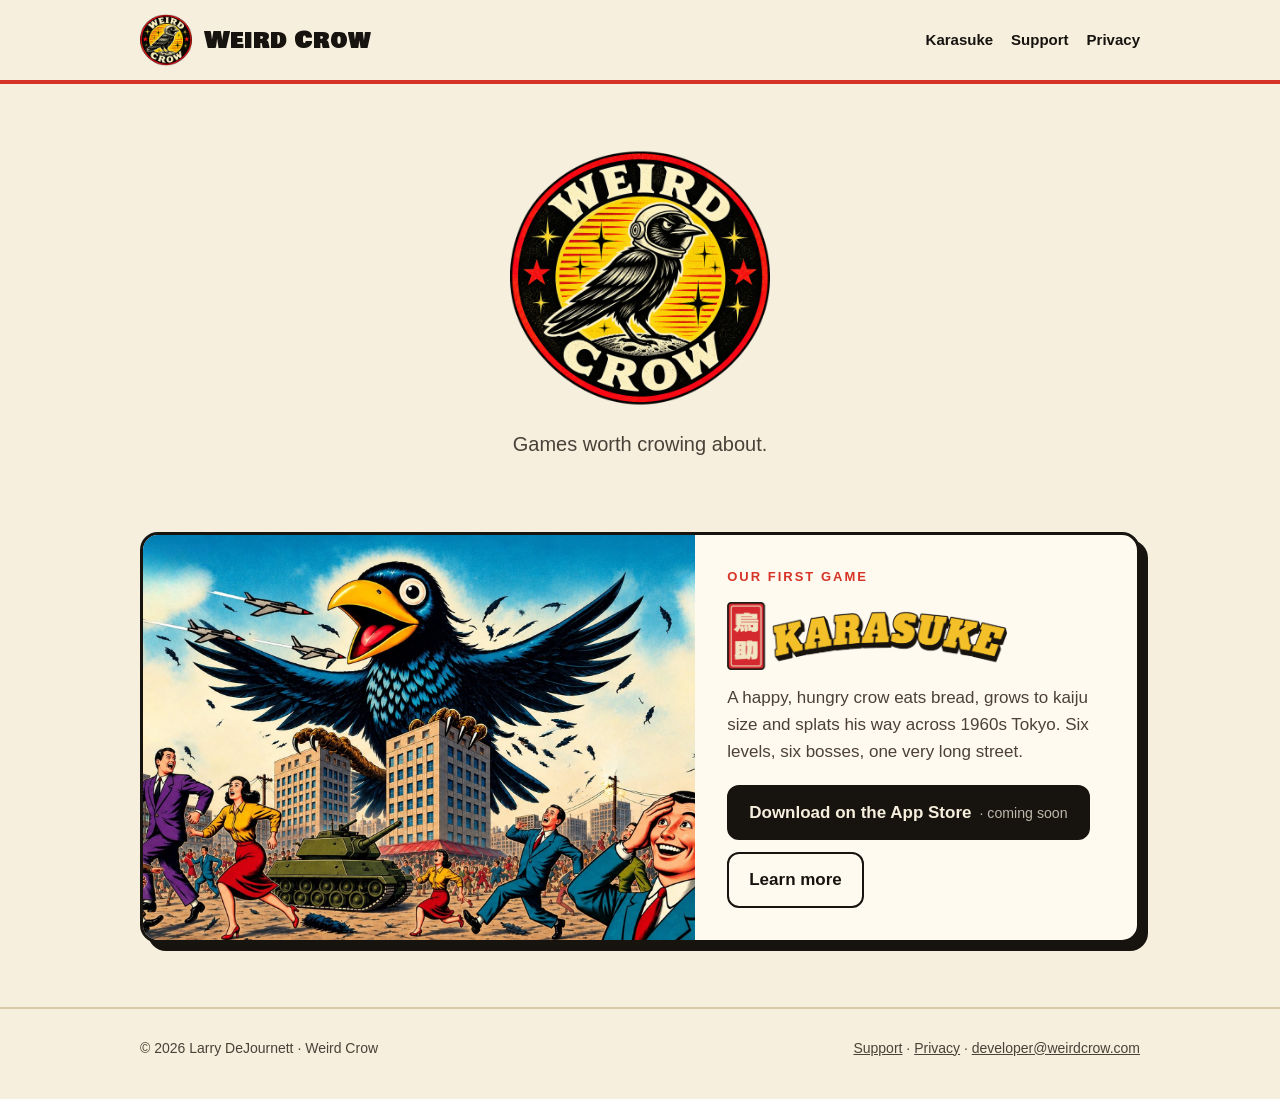
<file: index.html>
<!doctype html>
<html lang="en">
<head>
<meta charset="utf-8">
<meta name="viewport" content="width=device-width, initial-scale=1">
<title>Weird Crow</title>
<meta name="description" content="Weird Crow: games worth crowing about. Our first: Karasuke, a giant crow loose in 1960s Tokyo.">
<link rel="icon" href="/assets/favicon.png">
<link rel="apple-touch-icon" href="/assets/apple-touch-icon.png">
<meta property="og:title" content="Weird Crow">
<meta property="og:description" content="Weird Crow: games worth crowing about. Our first: Karasuke, a giant crow loose in 1960s Tokyo.">
<meta property="og:image" content="https://weirdcrow.com/assets/weirdcrow-logo-512.png">
<link rel="stylesheet" href="/assets/style.css?v=3">
</head>
<body>
<header class="top"><div class="wrap">
  <a class="brand" href="/"><img class="brand-logo" src="/assets/weirdcrow-logo-512.png" alt=""><span class="brand-name">Weird Crow</span></a>
  <nav class="nav"><a href="/karasuke/">Karasuke</a><a href="/karasuke/support/">Support</a><a href="/karasuke/privacy/">Privacy</a></nav>
</div></header>

<main class="wrap">
  <section class="hero">
    <h1 class="sr-only">Weird Crow</h1>
    <img class="logo-big" src="/assets/weirdcrow-logo.png" alt="Weird Crow" width="260" height="260">
    <p class="lead">Games worth crowing about.</p>
  </section>
  <section class="feature">
    <div class="feature-art"><img src="/assets/karasuke-painting.jpg" alt="A giant crow swoops over a panicking 1960s Tokyo street"></div>
    <div class="feature-body">
      <div class="kicker">Our first game</div>
      <img class="game-logo" src="/assets/karasuke-logo.png" alt="Karasuke">
      <p>A happy, hungry crow eats bread, grows to kaiju size and splats his way across 1960s Tokyo. Six levels, six bosses, one very long street.</p>
      <div class="btns"><a class="btn btn-primary" href="#" aria-disabled="true">Download on the App Store <small>&middot; coming soon</small></a><a class="btn" href="/karasuke/">Learn more</a></div>
    </div>
  </section>
</main>
<footer class="foot"><div class="wrap">
  <span>&copy; 2026 Larry DeJournett &middot; Weird Crow</span>
  <span><a href="/karasuke/support/">Support</a> &middot; <a href="/karasuke/privacy/">Privacy</a> &middot; <a href="mailto:developer@weirdcrow.com">developer@weirdcrow.com</a></span>
</div></footer>
</body>
</html>
</file>
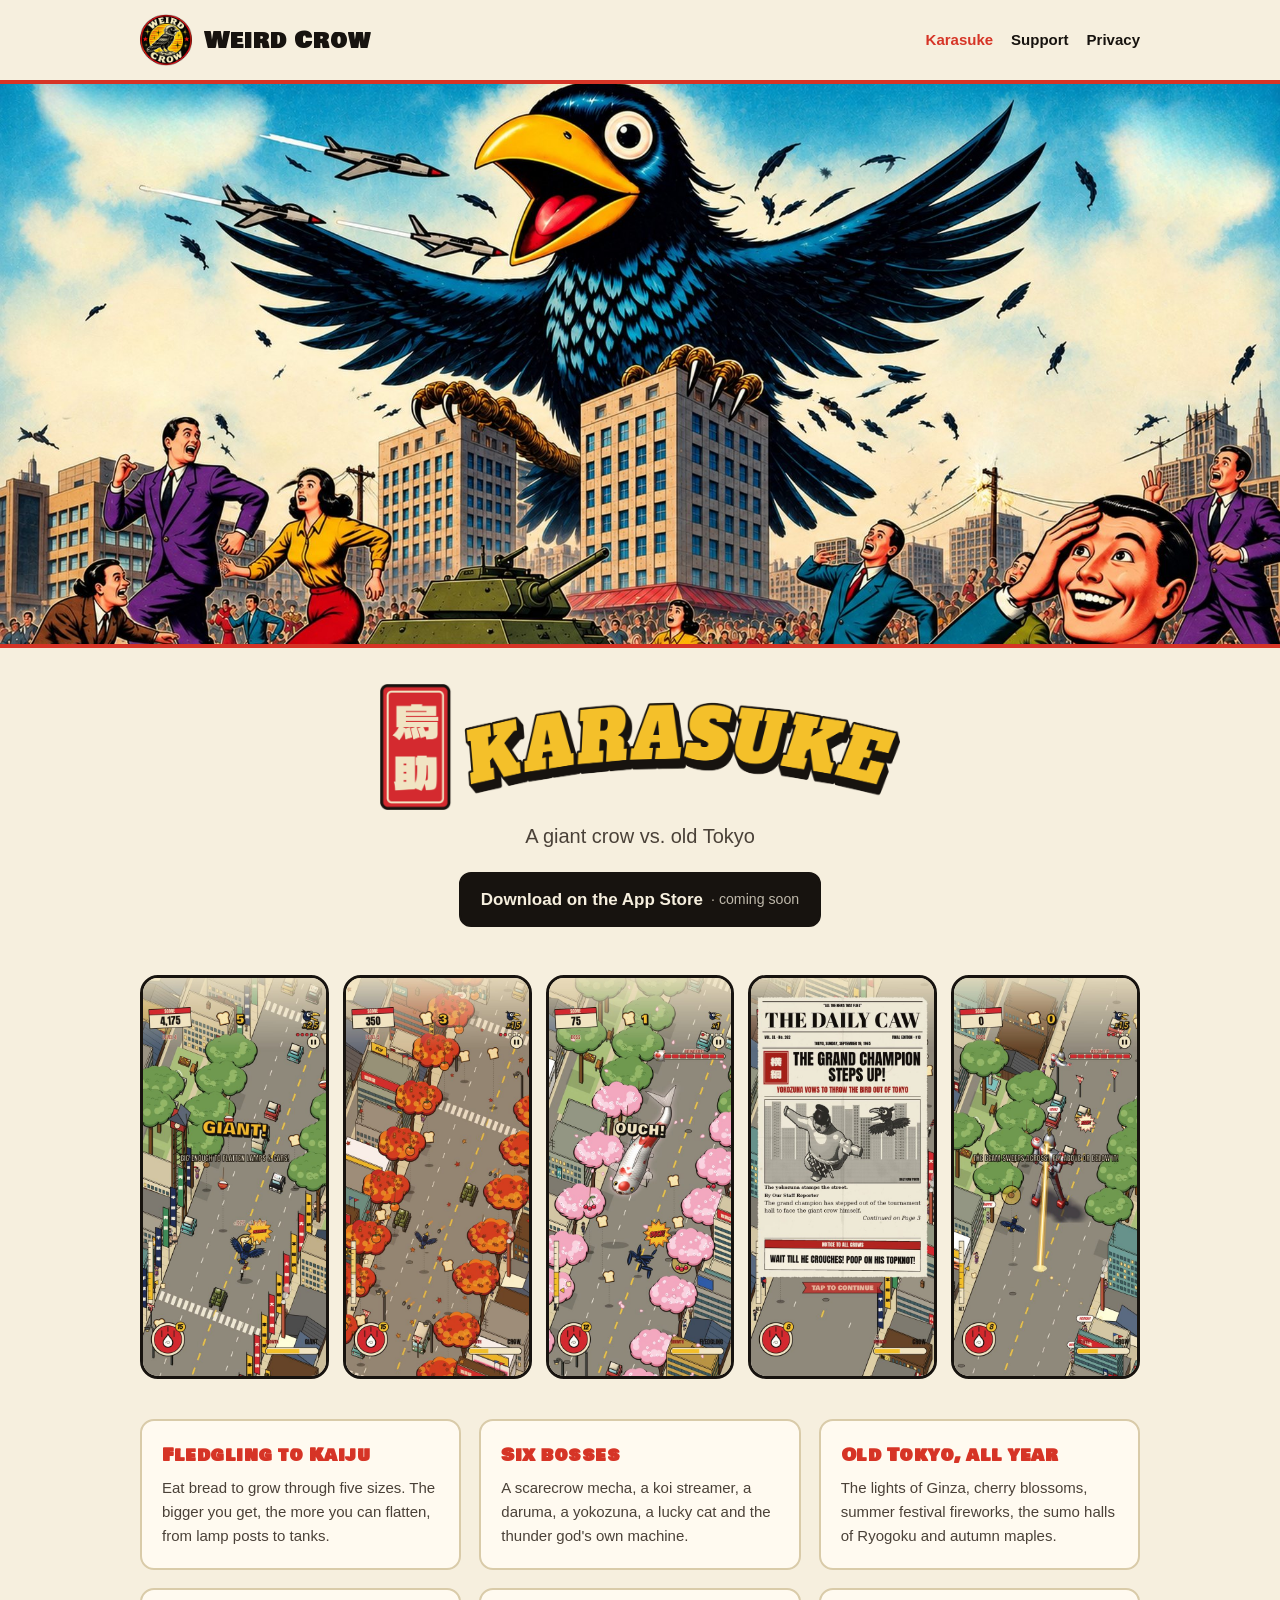
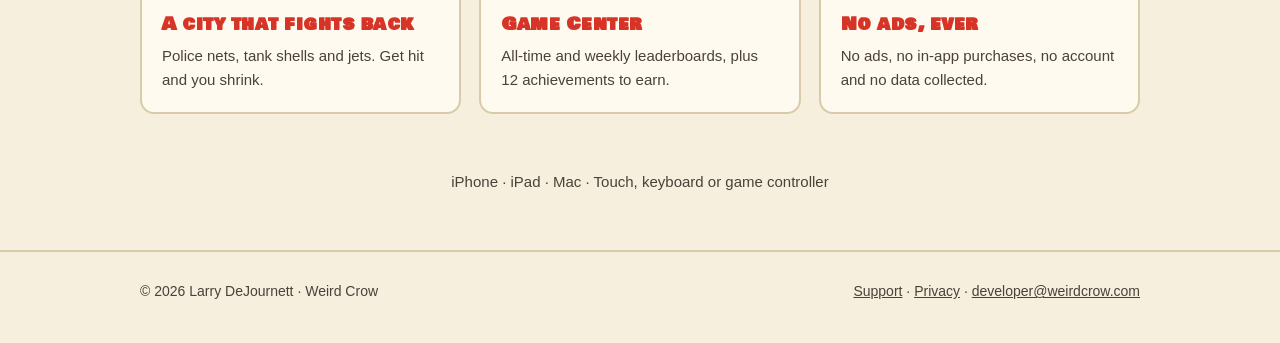
<file: karasuke/index.html>
<!doctype html>
<html lang="en">
<head>
<meta charset="utf-8">
<meta name="viewport" content="width=device-width, initial-scale=1">
<title>Karasuke — a giant crow vs. old Tokyo</title>
<meta name="description" content="Eat bread, grow to kaiju size and splat your way across 1960s Tokyo. For iPhone, iPad and Mac.">
<link rel="icon" href="/assets/favicon.png">
<link rel="apple-touch-icon" href="/assets/apple-touch-icon.png">
<meta property="og:title" content="Karasuke — a giant crow vs. old Tokyo">
<meta property="og:description" content="Eat bread, grow to kaiju size and splat your way across 1960s Tokyo. For iPhone, iPad and Mac.">
<meta property="og:image" content="https://weirdcrow.com/assets/karasuke-painting.jpg">
<link rel="stylesheet" href="/assets/style.css?v=3">
</head>
<body>
<header class="top"><div class="wrap">
  <a class="brand" href="/"><img class="brand-logo" src="/assets/weirdcrow-logo-512.png" alt=""><span class="brand-name">Weird Crow</span></a>
  <nav class="nav"><a href="/karasuke/" aria-current="page">Karasuke</a><a href="/karasuke/support/">Support</a><a href="/karasuke/privacy/">Privacy</a></nav>
</div></header>

<section class="game-hero"><img class="art" src="/assets/karasuke-painting.jpg" alt="A giant crow swoops over a panicking 1960s Tokyo street"></section>
<main class="wrap">
  <section class="game-head">
    <img class="game-logo" src="/assets/karasuke-logo.png" alt="Karasuke">
    <p class="tag">A giant crow vs. old Tokyo</p>
    <div class="btns"><a class="btn btn-primary" href="#" aria-disabled="true">Download on the App Store <small>&middot; coming soon</small></a></div>
  </section>
  <section class="shots">
    <img src="/assets/shot-giant.jpg" alt="The crow grows to Giant size">
    <img src="/assets/shot-maple.jpg" alt="Dodging tanks in Maple Season">
    <img src="/assets/shot-koi.jpg" alt="Fighting the giant koi">
    <img src="/assets/shot-news.jpg" alt="The Daily Caw newspaper">
    <img src="/assets/shot-raijin.jpg" alt="Raijin-Go fires its lightning beam">
  </section>
  <section class="features">
    <div><h3>Fledgling to Kaiju</h3><p>Eat bread to grow through five sizes. The bigger you get, the more you can flatten, from lamp posts to tanks.</p></div>
    <div><h3>Six bosses</h3><p>A scarecrow mecha, a koi streamer, a daruma, a yokozuna, a lucky cat and the thunder god's own machine.</p></div>
    <div><h3>Old Tokyo, all year</h3><p>The lights of Ginza, cherry blossoms, summer festival fireworks, the sumo halls of Ryogoku and autumn maples.</p></div>
    <div><h3>A city that fights back</h3><p>Police nets, tank shells and jets. Get hit and you shrink.</p></div>
    <div><h3>Game Center</h3><p>All-time and weekly leaderboards, plus 12 achievements to earn.</p></div>
    <div><h3>No ads, ever</h3><p>No ads, no in-app purchases, no account and no data collected.</p></div>
  </section>
  <p class="plats">iPhone &middot; iPad &middot; Mac &middot; Touch, keyboard or game controller</p>
</main>
<footer class="foot"><div class="wrap">
  <span>&copy; 2026 Larry DeJournett &middot; Weird Crow</span>
  <span><a href="/karasuke/support/">Support</a> &middot; <a href="/karasuke/privacy/">Privacy</a> &middot; <a href="mailto:developer@weirdcrow.com">developer@weirdcrow.com</a></span>
</div></footer>
</body>
</html>
</file>
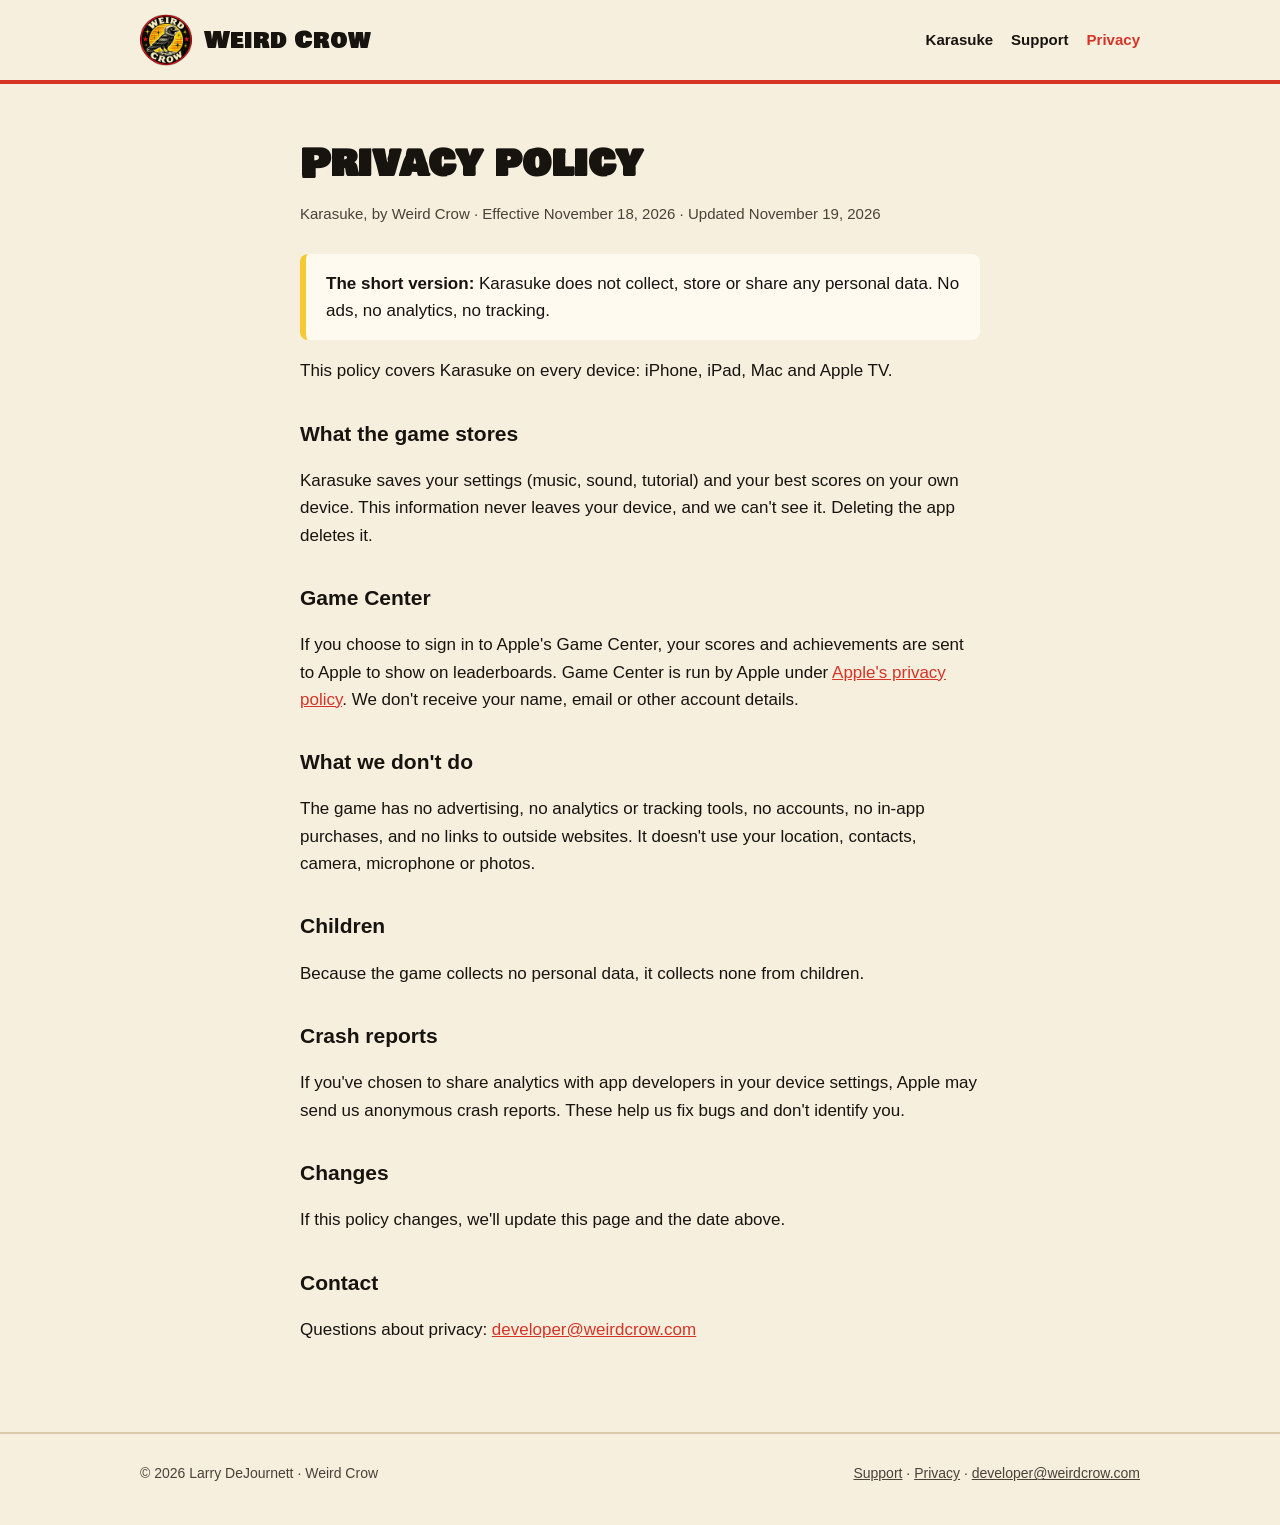
<file: karasuke/privacy/index.html>
<!doctype html>
<html lang="en">
<head>
<meta charset="utf-8">
<meta name="viewport" content="width=device-width, initial-scale=1">
<title>Karasuke privacy policy</title>
<meta name="description" content="Karasuke does not collect any personal data.">
<link rel="icon" href="/assets/favicon.png">
<link rel="apple-touch-icon" href="/assets/apple-touch-icon.png">
<meta property="og:title" content="Karasuke privacy policy">
<meta property="og:description" content="Karasuke does not collect any personal data.">
<meta property="og:image" content="https://weirdcrow.com/assets/weirdcrow-logo-512.png">
<link rel="stylesheet" href="/assets/style.css?v=3">
</head>
<body>
<header class="top"><div class="wrap">
  <a class="brand" href="/"><img class="brand-logo" src="/assets/weirdcrow-logo-512.png" alt=""><span class="brand-name">Weird Crow</span></a>
  <nav class="nav"><a href="/karasuke/">Karasuke</a><a href="/karasuke/support/">Support</a><a href="/karasuke/privacy/" aria-current="page">Privacy</a></nav>
</div></header>

<main class="doc">
  <h1>Privacy policy</h1>
  <p class="meta">Karasuke, by Weird Crow &middot; Effective November 18, 2026 &middot; Updated November 19, 2026</p>
  <div class="callout"><strong>The short version:</strong> Karasuke does not collect, store or share any personal data. No ads, no analytics, no tracking.</div>
  <p>This policy covers Karasuke on every device: iPhone, iPad, Mac and Apple TV.</p>
  <h2>What the game stores</h2>
  <p>Karasuke saves your settings (music, sound, tutorial) and your best scores on your own device. This information never leaves your device, and we can't see it. Deleting the app deletes it.</p>
  <h2>Game Center</h2>
  <p>If you choose to sign in to Apple's Game Center, your scores and achievements are sent to Apple to show on leaderboards. Game Center is run by Apple under <a href="https://www.apple.com/legal/privacy/">Apple's privacy policy</a>. We don't receive your name, email or other account details.</p>
  <h2>What we don't do</h2>
  <p>The game has no advertising, no analytics or tracking tools, no accounts, no in-app purchases, and no links to outside websites. It doesn't use your location, contacts, camera, microphone or photos.</p>
  <h2>Children</h2>
  <p>Because the game collects no personal data, it collects none from children.</p>
  <h2>Crash reports</h2>
  <p>If you've chosen to share analytics with app developers in your device settings, Apple may send us anonymous crash reports. These help us fix bugs and don't identify you.</p>
  <h2>Changes</h2>
  <p>If this policy changes, we'll update this page and the date above.</p>
  <h2>Contact</h2>
  <p>Questions about privacy: <a href="mailto:developer@weirdcrow.com">developer@weirdcrow.com</a></p>
</main>
<footer class="foot"><div class="wrap">
  <span>&copy; 2026 Larry DeJournett &middot; Weird Crow</span>
  <span><a href="/karasuke/support/">Support</a> &middot; <a href="/karasuke/privacy/">Privacy</a> &middot; <a href="mailto:developer@weirdcrow.com">developer@weirdcrow.com</a></span>
</div></footer>
</body>
</html>
</file>
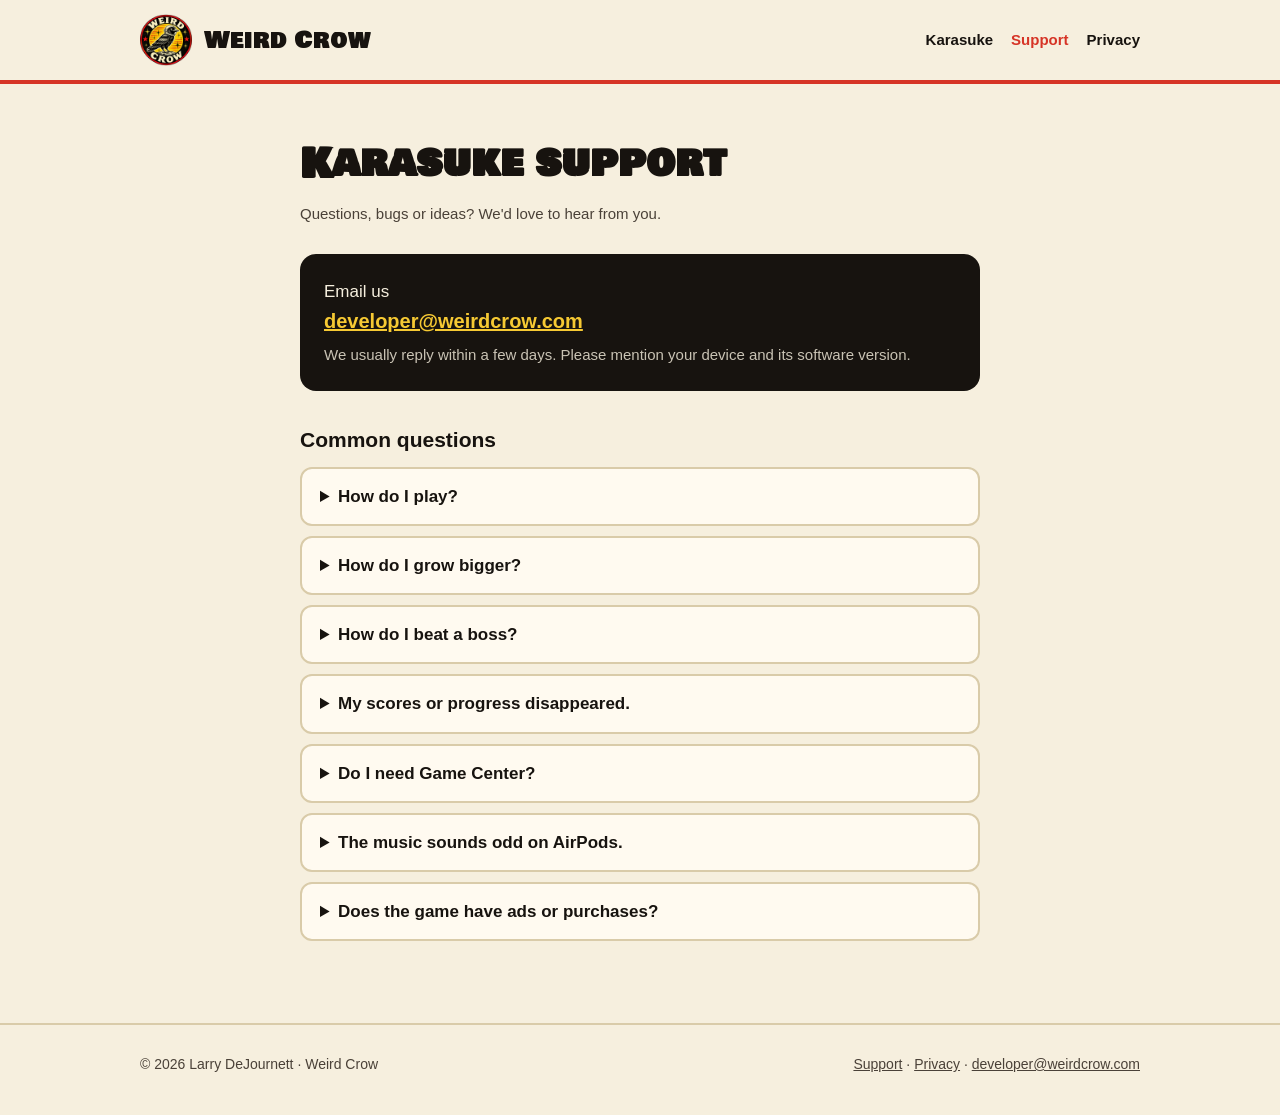
<file: karasuke/support/index.html>
<!doctype html>
<html lang="en">
<head>
<meta charset="utf-8">
<meta name="viewport" content="width=device-width, initial-scale=1">
<title>Karasuke support</title>
<meta name="description" content="Help with Karasuke: controls, progress, Game Center and how to contact us.">
<link rel="icon" href="/assets/favicon.png">
<link rel="apple-touch-icon" href="/assets/apple-touch-icon.png">
<meta property="og:title" content="Karasuke support">
<meta property="og:description" content="Help with Karasuke: controls, progress, Game Center and how to contact us.">
<meta property="og:image" content="https://weirdcrow.com/assets/weirdcrow-logo-512.png">
<link rel="stylesheet" href="/assets/style.css?v=3">
</head>
<body>
<header class="top"><div class="wrap">
  <a class="brand" href="/"><img class="brand-logo" src="/assets/weirdcrow-logo-512.png" alt=""><span class="brand-name">Weird Crow</span></a>
  <nav class="nav"><a href="/karasuke/">Karasuke</a><a href="/karasuke/support/" aria-current="page">Support</a><a href="/karasuke/privacy/">Privacy</a></nav>
</div></header>

<main class="doc">
  <h1>Karasuke support</h1>
  <p class="meta">Questions, bugs or ideas? We'd love to hear from you.</p>
  <div class="contact">
    <div>Email us</div>
    <a href="mailto:developer@weirdcrow.com?subject=Karasuke%20support">developer@weirdcrow.com</a>
    <div style="opacity:.8;font-size:15px;margin-top:6px">We usually reply within a few days. Please mention your device and its software version.</div>
  </div>
  <h2>Common questions</h2>
  <details><summary>How do I play?</summary><p>On iPhone and iPad, drag to fly and tap to drop. On Mac, use the arrow keys to fly and Space to drop. On Apple TV, swipe and hold on the Siri Remote to fly and click to drop. A game controller works on all devices. Replay the tutorial any time with the TUTORIAL button on the title screen.</p></details>
  <details><summary>How do I grow bigger?</summary><p>Eat bread. Each size makes your droppings worth more and lets you flatten bigger things. Getting hit, or going too long without eating, shrinks you again.</p></details>
  <details><summary>How do I beat a boss?</summary><p>Each boss has a weak moment. The newspaper before every fight gives you a hint, and the boss's health bar at the top shows your progress.</p></details>
  <details><summary>My scores or progress disappeared.</summary><p>Your best scores are saved on your device. Deleting the app removes them. Leaderboard scores and achievements are kept by Game Center and come back when you reinstall and sign in.</p></details>
  <details><summary>Do I need Game Center?</summary><p>No. The game plays the same without it. If you sign in to Game Center later, achievements you earned are sent then.</p></details>
  <details><summary>The music sounds odd on AirPods.</summary><p>Spatial Audio can make the music sound narrow. Turn it off in Control Center while playing.</p></details>
  <details><summary>Does the game have ads or purchases?</summary><p>No. There are no ads, no in-app purchases and no account to create.</p></details>
</main>
<footer class="foot"><div class="wrap">
  <span>&copy; 2026 Larry DeJournett &middot; Weird Crow</span>
  <span><a href="/karasuke/support/">Support</a> &middot; <a href="/karasuke/privacy/">Privacy</a> &middot; <a href="mailto:developer@weirdcrow.com">developer@weirdcrow.com</a></span>
</div></footer>
</body>
</html>
</file>
<file: assets/style.css>
@font-face { font-family: "Bowlby"; src: url("BowlbyOneSC-Regular.ttf") format("truetype"); font-display: swap; }

:root {
  --paper: #f6efde;
  --paper-2: #efe4cb;
  --ink: #17130f;
  --ink-soft: #4a4138;
  --red: #d63426;
  --yellow: #f6c933;
  --sky: #2a86c6;
  --rule: #d9cba9;
  --card: #fffaf0;
}
@media (prefers-color-scheme: dark) {
  :root {
    --paper: #18140f; --paper-2: #221c15; --ink: #f6efde; --ink-soft: #c9bda6;
    --rule: #3a3127; --card: #201a14;
  }
}

* { box-sizing: border-box; }
html { -webkit-text-size-adjust: 100%; }
body {
  margin: 0; background: var(--paper); color: var(--ink);
  font: 17px/1.6 -apple-system, BlinkMacSystemFont, "Segoe UI", Helvetica, Arial, sans-serif;
}
a { color: var(--red); }
img { max-width: 100%; display: block; }
.wrap { max-width: 1040px; margin: 0 auto; padding: 0 20px; }
.display { font-family: "Bowlby", Impact, sans-serif; letter-spacing: .5px; line-height: 1.05; }

/* header */
.top { border-bottom: 4px solid var(--red); background: var(--paper); }
.top .wrap { display: flex; align-items: center; justify-content: space-between; gap: 16px; padding-top: 14px; padding-bottom: 14px; }
.brand { display: flex; align-items: center; gap: 12px; text-decoration: none; color: var(--ink); }
.brand-logo { width: 52px; height: 52px; }
.brand-name { font-family: "Bowlby", Impact, sans-serif; font-size: 24px; white-space: nowrap; }
.nav { display: flex; gap: 18px; font-weight: 600; font-size: 15px; }
.nav a { color: var(--ink); text-decoration: none; }
.nav a:hover, .nav a[aria-current] { color: var(--red); }

/* placeholder logo until the real one is supplied */
.logo-ph { background: var(--yellow); border: 3px solid var(--ink); box-shadow: 0 0 0 3px var(--red) inset; display: grid; place-items: center; font-family: "Bowlby", Impact, sans-serif; color: var(--ink); }

/* hero */
.hero { padding: 64px 0 40px; text-align: center; }
.hero .logo-big { width: 260px; height: 260px; margin: 0 auto 20px; }
.sr-only { position: absolute; width: 1px; height: 1px; padding: 0; margin: -1px; overflow: hidden; clip: rect(0,0,0,0); white-space: nowrap; border: 0; }
.hero h1 { font-size: clamp(40px, 7vw, 72px); margin: 0 0 12px; }
.hero p.lead { font-size: 20px; color: var(--ink-soft); max-width: 560px; margin: 0 auto; }

/* game feature card */
.feature { margin: 32px 0 64px; background: var(--card); border: 3px solid var(--ink); border-radius: 18px; overflow: hidden; display: grid; grid-template-columns: 1.25fr 1fr; box-shadow: 8px 8px 0 var(--ink); }
.feature > * { min-width: 0; }
.feature-art { background: var(--sky); }
.feature-art img { width: 100%; height: 100%; object-fit: cover; }
.feature-body { padding: 32px; display: flex; flex-direction: column; gap: 14px; justify-content: center; }
.feature-body .kicker { font-size: 13px; letter-spacing: 2px; text-transform: uppercase; color: var(--red); font-weight: 800; }
.feature-body .game-logo { width: 280px; }
.feature-body p { margin: 0; color: var(--ink-soft); }

.btns { display: flex; flex-wrap: wrap; gap: 12px; margin-top: 6px; }
.btn { display: inline-flex; align-items: center; gap: 8px; padding: 12px 20px; border-radius: 12px; font-weight: 700; text-decoration: none; border: 2px solid var(--ink); color: var(--ink); background: transparent; }
.btn-primary { background: var(--ink); color: var(--paper); }
.btn-primary small { font-weight: 500; opacity: .75; white-space: nowrap; }
.btn { white-space: nowrap; }

/* game page */
.game-hero { position: relative; background: var(--sky); border-bottom: 4px solid var(--red); }
.game-hero img.art { width: 100%; max-height: 560px; object-fit: cover; object-position: center 30%; }
.game-head { text-align: center; padding: 36px 0 8px; }
.game-head .game-logo { width: min(520px, 90%); margin: 0 auto 10px; }
.game-head .tag { font-size: 20px; color: var(--ink-soft); margin: 0 0 20px; }
.game-head .btns { justify-content: center; }
.shots { display: grid; grid-template-columns: repeat(5, 1fr); gap: 14px; margin: 40px 0; }
.shots img { border-radius: 18px; border: 3px solid var(--ink); }
.features { display: grid; grid-template-columns: repeat(3, 1fr); gap: 18px; margin: 8px 0 56px; }
.features div { background: var(--card); border: 2px solid var(--rule); border-radius: 14px; padding: 20px; }
.features h3 { font-family: "Bowlby", Impact, sans-serif; font-size: 18px; margin: 0 0 6px; color: var(--red); letter-spacing: .5px; }
.features p { margin: 0; font-size: 15px; color: var(--ink-soft); }
.plats { text-align: center; color: var(--ink-soft); font-size: 15px; margin-bottom: 56px; }

/* text pages */
.doc { max-width: 720px; margin: 0 auto; padding: 48px 20px 72px; }
.doc h1 { font-family: "Bowlby", Impact, sans-serif; font-size: 40px; margin: 0 0 6px; }
.doc .meta { color: var(--ink-soft); margin: 0 0 28px; font-size: 15px; }
.doc h2 { font-size: 21px; margin: 32px 0 8px; }
.doc .callout { background: var(--card); border-left: 6px solid var(--yellow); border-radius: 8px; padding: 16px 20px; }
details { background: var(--card); border: 2px solid var(--rule); border-radius: 12px; padding: 14px 18px; margin: 10px 0; }
details summary { font-weight: 700; cursor: pointer; }
details p { margin: 10px 0 0; color: var(--ink-soft); }
.contact { background: var(--ink); color: var(--paper); border-radius: 16px; padding: 24px; margin: 8px 0 32px; }
.contact a { color: var(--yellow); font-weight: 700; font-size: 20px; }

/* footer */
.foot { border-top: 2px solid var(--rule); padding: 28px 0 40px; font-size: 14px; color: var(--ink-soft); }
.foot .wrap { display: flex; flex-wrap: wrap; gap: 12px 24px; justify-content: space-between; }
.foot a { color: var(--ink-soft); }

@media (max-width: 760px) {
  .nav { gap: 12px; font-size: 14px; }
  .brand-name { display: none; }
  .brand-logo { width: 40px; height: 40px; }
  .top .wrap { padding-left: 14px; padding-right: 14px; }
  .btn-primary small { display: none; }
  .btn { white-space: normal; width: 100%; justify-content: center; text-align: center; }
  .feature-body p { overflow-wrap: anywhere; }
  .feature { grid-template-columns: 1fr; }
  .feature-body { padding: 24px; }
  .feature-body .game-logo { width: 220px; }
  .shots { grid-template-columns: repeat(5, 70%); overflow-x: auto; scroll-snap-type: x mandatory; padding-bottom: 6px; }
  .shots img { scroll-snap-align: start; }
  .features { grid-template-columns: 1fr; }
  .hero { padding: 40px 0 24px; }
  .hero .logo-big { width: 210px; height: 210px; }
}
</file>
